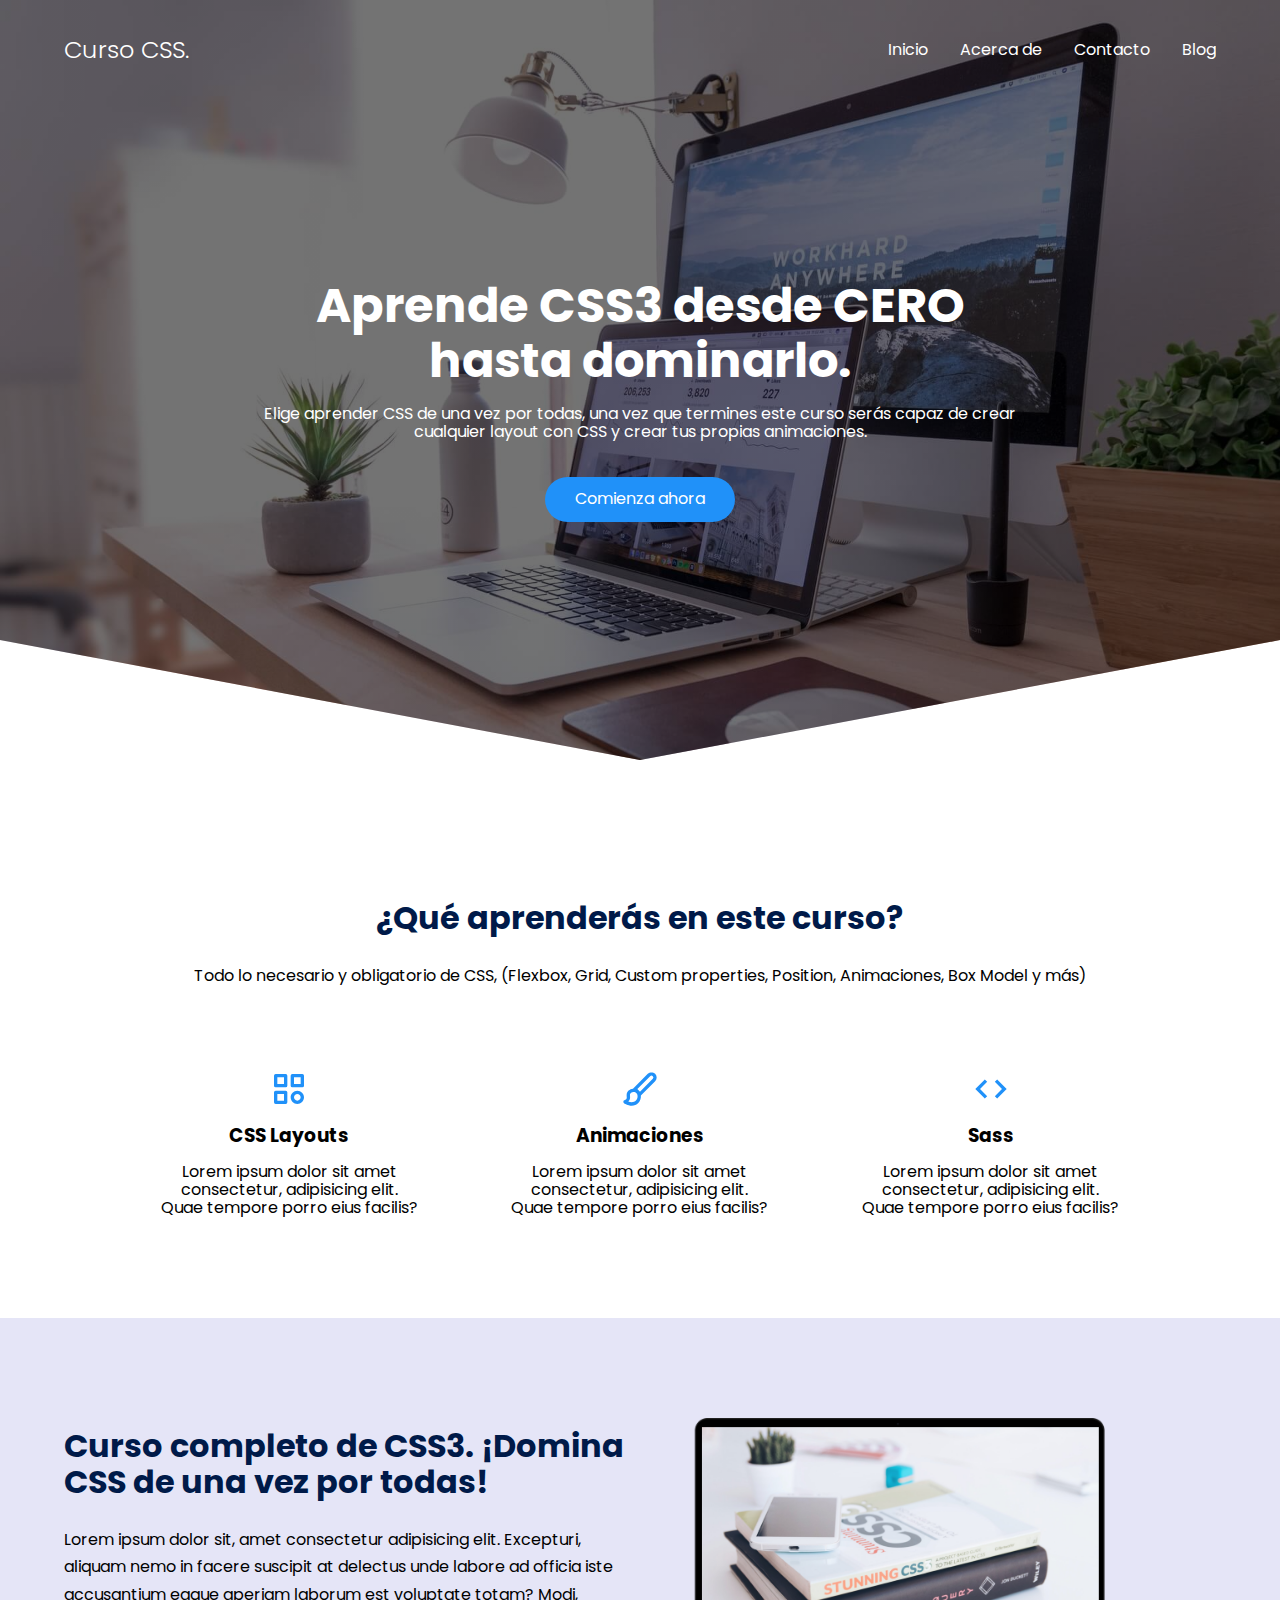
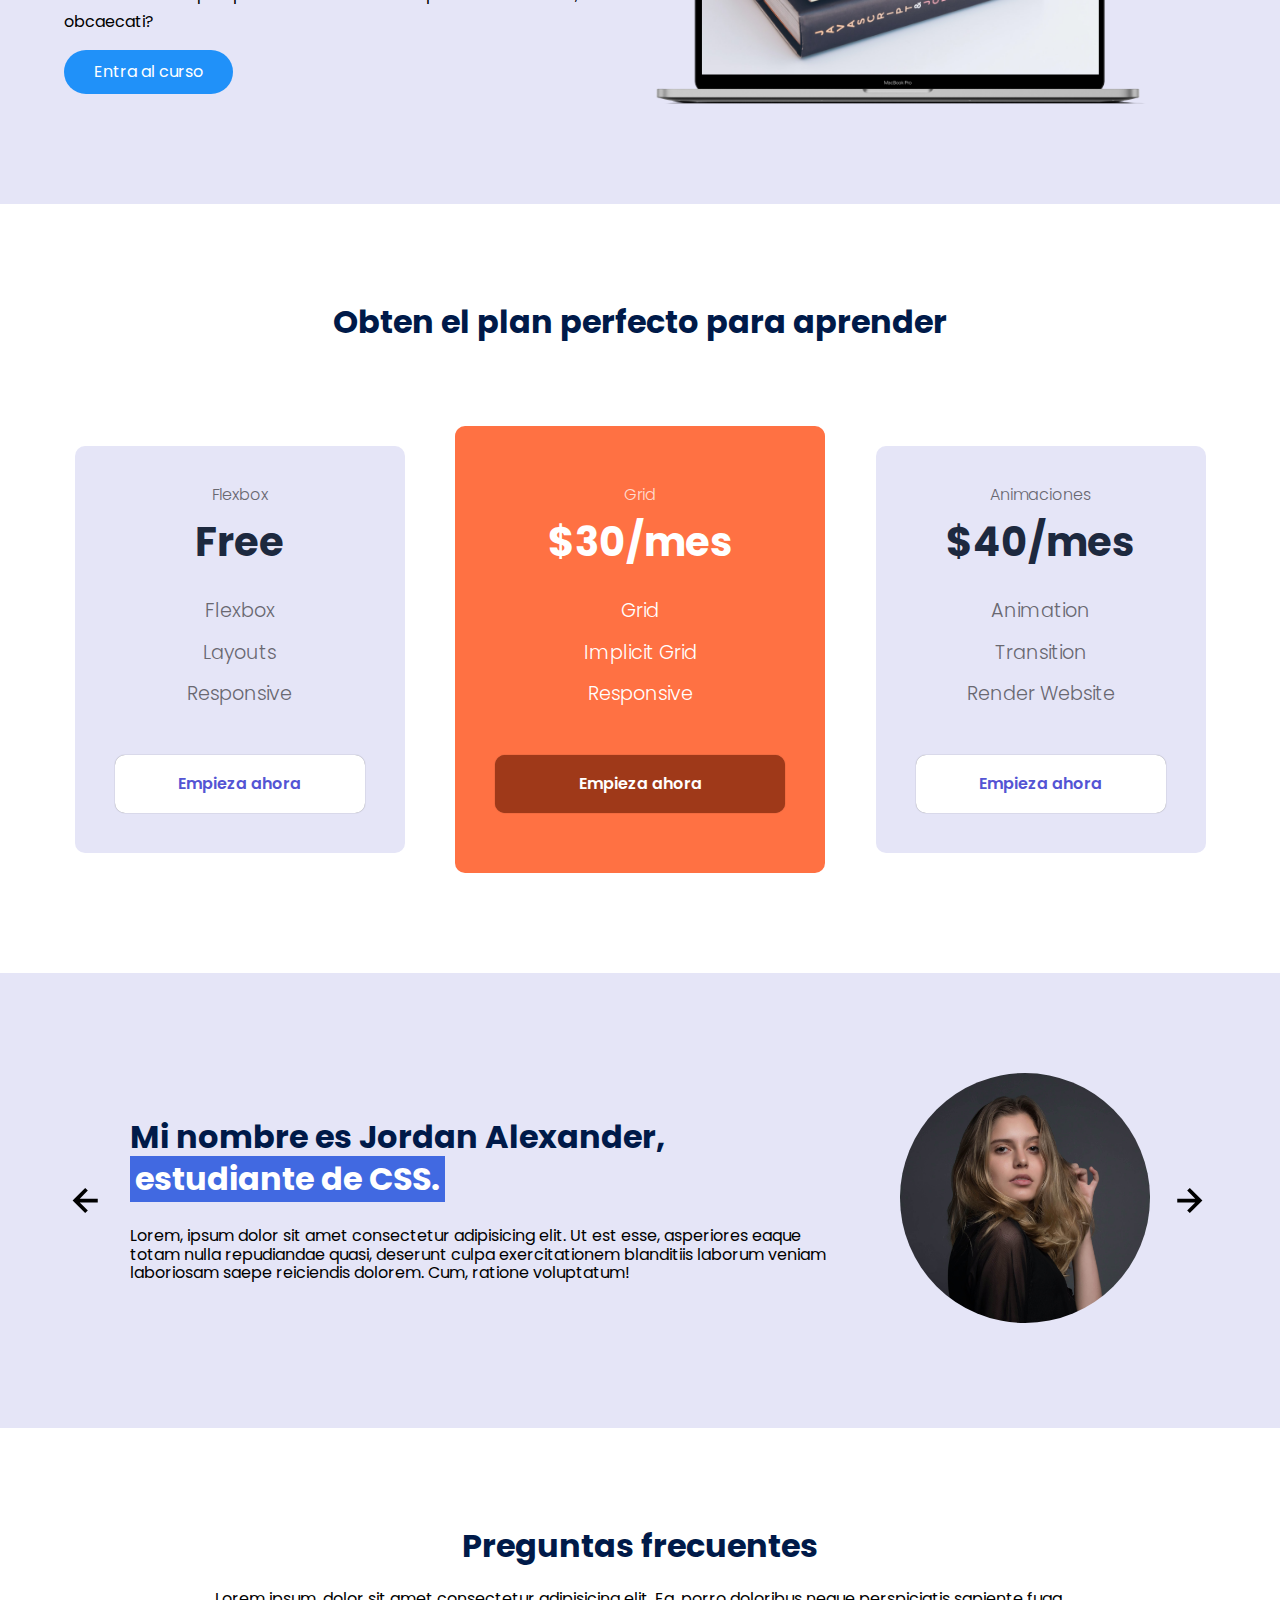
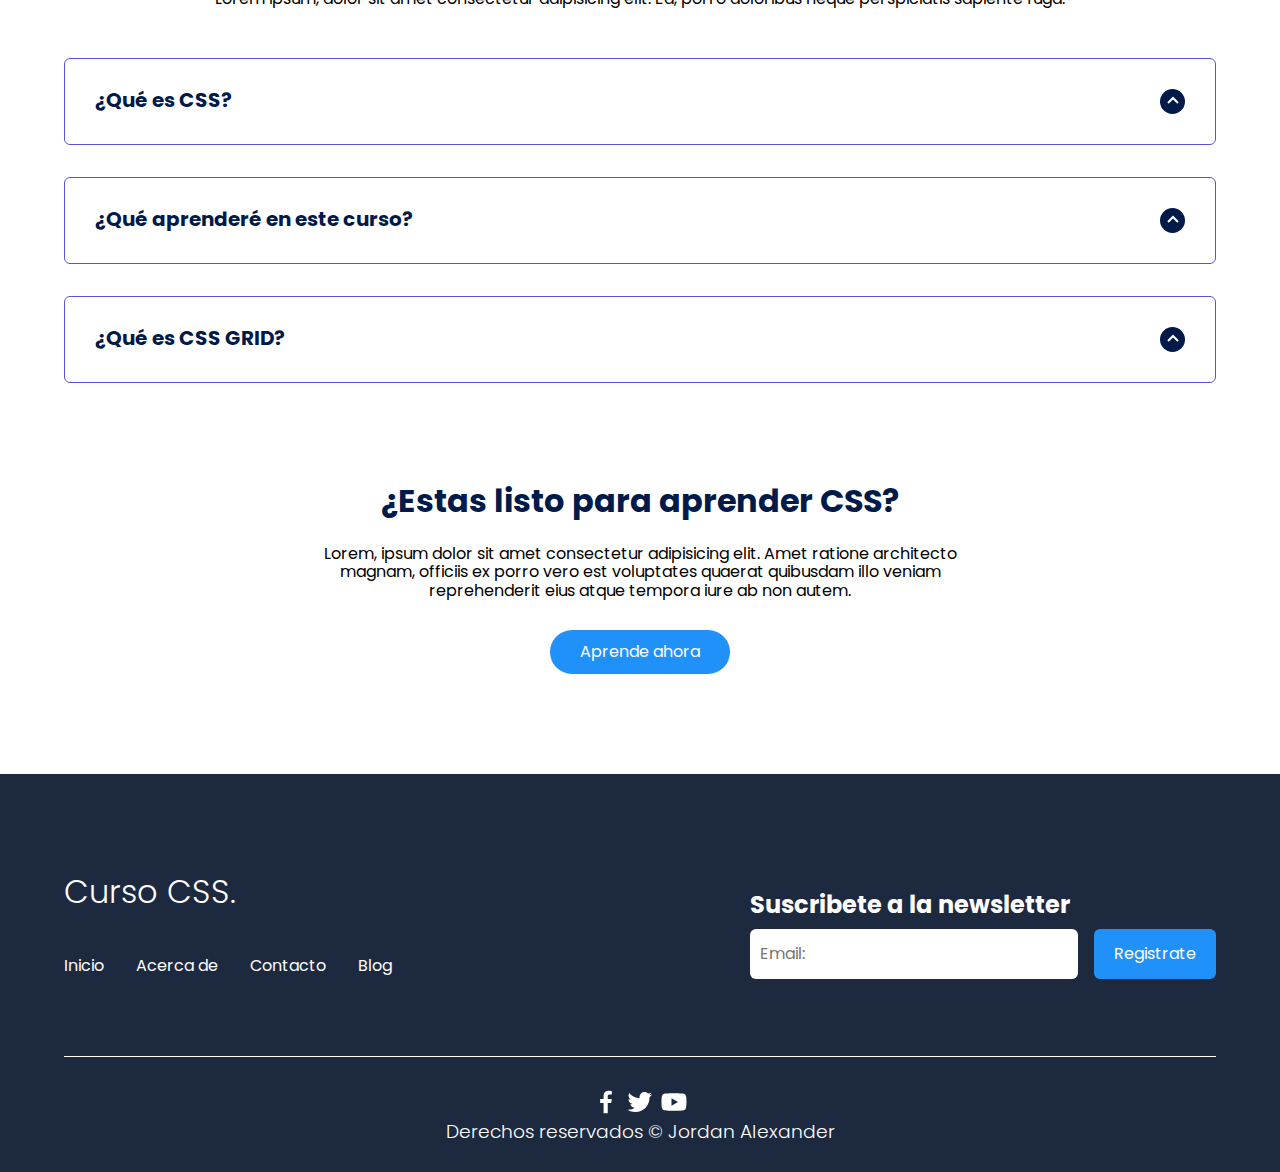
<file: index.html>
<!DOCTYPE html>
<html lang="es">

<head>
    <meta charset="UTF-8">
    <meta http-equiv="X-UA-Compatible" content="IE=edge">
    <meta name="viewport" content="width=device-width, initial-scale=1.0">
    <title>Curso CSS</title>
    <link rel="shortcut icon" href="./images/favicon.png" type="image/x-icon">
    <link rel="stylesheet" href="./css/normalize.css">
    <link rel="stylesheet" href="./css/estilos.css">

    <meta name="theme-color" content="#2091F9">

    <meta name="title" content="Aprende CSS desde cero">
    <meta name="description"
        content="Hola, soy una descripción que verás cuando busques algo de mi temática en Google.">


    <meta property="og:type" content="website">
    <meta property="og:url" content="https://aprendecss.com">
    <meta property="og:title" content="Aprende CSS desde cero">
    <meta property="og:description"
        content="Hola, soy una descripción que verás cuando busques algo de mi temática en Google.">
    <meta property="og:image" content="https://aprendecss.com/images/css.jpg">

    <meta property="twitter:card" content="summary_large_image">
    <meta property="twitter:url" content="https://aprendecss.com/">
    <meta property="twitter:title" content="Aprende CSS desde cero">
    <meta property="twitter:description"
        content="Hola, soy una descripción que verás cuando busques algo de mi temática en Google.">
    <meta property="twitter:image" content="https://aprendecss.com/images/css.jpg">
</head>

<body>

    <header class="hero">
        <nav class="nav container">
            <div class="nav__logo">
                <h2 class="nav__title">Curso CSS.</h2>
            </div>

            <ul class="nav__link nav__link--menu">
                <li class="nav__items">
                    <a href="#" class="nav__links">Inicio</a>
                </li>
                <li class="nav__items">
                    <a href="#" class="nav__links">Acerca de</a>
                </li>
                <li class="nav__items">
                    <a href="#" class="nav__links">Contacto</a>
                </li>
                <li class="nav__items">
                    <a href="#" class="nav__links">Blog</a>
                </li>

                <img src="./images/close.svg" class="nav__close">
            </ul>

            <div class="nav__menu">
                <img src="./images/menu.svg" class="nav__img">
            </div>
        </nav>

        <section class="hero__container container">
            <h1 class="hero__title">Aprende CSS3 desde CERO hasta dominarlo.</h1>
            <p class="hero__paragraph">Elige aprender CSS de una vez por todas, una vez que termines este curso serás
                capaz de crear cualquier layout con CSS y crear tus propias animaciones.</p>
            <a href="#" class="cta">Comienza ahora</a>
        </section>
    </header>

    <main>
        <section class="container about">
            <h2 class="subtitle">¿Qué aprenderás en este curso?</h2>
            <p class="about__paragraph">Todo lo necesario y obligatorio de CSS, (Flexbox, Grid, Custom properties,
                Position, Animaciones, Box Model y más)</p>

            <div class="about__main">
                <article class="about__icons">
                    <img src="./images/shapes.svg" class="about__icon">
                    <h3 class="about__title">CSS Layouts</h3>
                    <p class="about__paragrah">Lorem ipsum dolor sit amet consectetur, adipisicing elit. Quae tempore
                        porro eius facilis?</p>
                </article>

                <article class="about__icons">
                    <img src="./images/paint.svg" class="about__icon">
                    <h3 class="about__title">Animaciones</h3>
                    <p class="about__paragrah">Lorem ipsum dolor sit amet consectetur, adipisicing elit. Quae tempore
                        porro eius facilis?</p>
                </article>

                <article class="about__icons">
                    <img src="./images/code.svg" class="about__icon">
                    <h3 class="about__title">Sass</h3>
                    <p class="about__paragrah">Lorem ipsum dolor sit amet consectetur, adipisicing elit. Quae tempore
                        porro eius facilis?</p>
                </article>
            </div>
        </section>

        <section class="knowledge">
            <div class="knowledge__container container">
                <div class="knowledege__texts">
                    <h2 class="subtitle">Curso completo de CSS3. ¡Domina CSS de una vez por todas!</h2>
                    <p class="knowledge__paragraph">Lorem ipsum dolor sit, amet consectetur adipisicing elit. Excepturi,
                        aliquam nemo in facere suscipit at delectus unde labore ad officia iste accusantium eaque
                        aperiam laborum est voluptate totam? Modi, obcaecati?</p>
                    <a href="#" class="cta">Entra al curso</a>
                </div>

                <figure class="knowledge__picture">
                    <img src="./images/macbook.png" class="knowledge__img">
                </figure>
            </div>
        </section>

        <section class="price container">
            <h2 class="subtitle">Obten el plan perfecto para aprender</h2>

            <div class="price__table">
                <div class="price__element">
                    <p class="price__name">Flexbox</p>
                    <h3 class="price__price">Free</h3>

                    <div class="price__items">
                        <p class="price__features">Flexbox</p>
                        <p class="price__features">Layouts</p>
                        <p class="price__features">Responsive</p>
                    </div>

                    <a href="#" class="price__cta">Empieza ahora</a>
                </div>


                <div class="price__element price__element--best">
                    <p class="price__name">Grid</p>
                    <h3 class="price__price">$30/mes</h3>

                    <div class="price__items">
                        <p class="price__features">Grid</p>
                        <p class="price__features">Implicit Grid</p>
                        <p class="price__features">Responsive</p>
                    </div>

                    <a href="#" class="price__cta">Empieza ahora</a>
                </div>


                <div class="price__element">
                    <p class="price__name">Animaciones</p>
                    <h3 class="price__price">$40/mes</h3>

                    <div class="price__items">
                        <p class="price__features">Animation</p>
                        <p class="price__features">Transition</p>
                        <p class="price__features">Render Website</p>
                    </div>

                    <a href="#" class="price__cta">Empieza ahora</a>
                </div>


            </div>
        </section>

        <section class="testimony">
            <div class="testimony__container container">
                <img src="./images/leftarrow.svg" class="testimony__arrow" id="before">

                <section class="testimony__body testimony__body--show" data-id="1">
                    <div class="testimony__texts">
                        <h2 class="subtitle">Mi nombre es Jordan Alexander, <span class="testimony__course">estudiante
                                de CSS.</span></h2>
                        <p class="testimony__review">Lorem, ipsum dolor sit amet consectetur adipisicing elit. Ut est
                            esse, asperiores eaque totam nulla repudiandae quasi, deserunt culpa exercitationem
                            blanditiis laborum veniam laboriosam saepe reiciendis dolorem. Cum, ratione voluptatum!</p>
                    </div>

                    <figure class="testimony__picture">
                        <img src="./images/face.jpg" class="testimony__img">
                    </figure>
                </section>

                <section class="testimony__body" data-id="2">
                    <div class="testimony__texts">
                        <h2 class="subtitle">Mi nombre es Alejandra Perez, <span class="testimony__course">estudiante de
                                CSS.</span></h2>
                        <p class="testimony__review">Lorem, ipsum dolor sit amet consectetur adipisicing elit. Ut est
                            esse, asperiores eaque laborum veniam laboriosam saepe reiciendis dolorem. Cum, ratione
                            voluptatum!</p>
                    </div>

                    <figure class="testimony__picture">
                        <img src="./images/face2.jpg" class="testimony__img">
                    </figure>
                </section>

                <section class="testimony__body" data-id="3">
                    <div class="testimony__texts">
                        <h2 class="subtitle">Mi nombre es Karen Arteaga, <span class="testimony__course">estudiante de
                                CSS.</span></h2>
                        <p class="testimony__review">Lorem, ipsum dolor sit amet consectetur adipisicing elit. Ut est
                            esse, niam laboriosam saepe reiciendis dolorem. Cum, ratione voluptatum!</p>
                    </div>

                    <figure class="testimony__picture">
                        <img src="./images/face3.jpg" class="testimony__img">
                    </figure>
                </section>

                <section class="testimony__body" data-id="4">
                    <div class="testimony__texts">
                        <h2 class="subtitle">Mi nombre es Kevin Ramirez, <span class="testimony__course">estudiante de
                                CSS.</span></h2>
                        <p class="testimony__review">Lorem, ipsum dolor sit amet consectetur adipisicing elit. Ut est
                            esse, niam laboriosam saepe reiciendis dolorem. Cum, ratione voluptatum!</p>
                    </div>

                    <figure class="testimony__picture">
                        <img src="./images/face4.jpg" class="testimony__img">
                    </figure>
                </section>


                <img src="./images/rightarrow.svg" class="testimony__arrow" id="next">
            </div>
        </section>

        <section class="questions container">
            <h2 class="subtitle">Preguntas frecuentes</h2>
            <p class="questions__paragraph">Lorem ipsum, dolor sit amet consectetur adipisicing elit. Ea, porro
                doloribus neque perspiciatis sapiente fuga.</p>

            <section class="questions__container">
                <article class="questions__padding">
                    <div class="questions__answer">
                        <h3 class="questions__title">¿Qué es CSS?
                            <span class="questions__arrow">
                                <img src="./images/arrow.svg" class="questions__img">
                            </span>
                        </h3>

                        <p class="questions__show">Lorem ipsum, dolor sit amet consectetur adipisicing elit. Quos
                            facere, quidem eum id excepturi assumenda explicabo nam accusamus veritatis voluptates
                            eveniet adipisci, dicta nihil nemo modi possimus officiis quam atque? Lorem ipsum, dolor sit
                            amet consectetur adipisicing elit. Quos facere, quidem eum id excepturi assumenda explicabo
                            nam accusamus veritatis voluptates eveniet adipisci, dicta nihil nemo modi possimus officiis
                            quam atque?</p>
                    </div>
                </article>

                <article class="questions__padding">
                    <div class="questions__answer">
                        <h3 class="questions__title">¿Qué aprenderé en este curso?
                            <span class="questions__arrow">
                                <img src="./images/arrow.svg" class="questions__img">
                            </span>
                        </h3>

                        <p class="questions__show">Lorem ipsum, dolor sit amet consectetur adipisicing elit. Quos
                            facere, quidem eum id excepturi assumenda explicabo nam accusamus veritatis voluptates
                            eveniet adipisci, dicta nihil nemo modi possimus officiis quam atque? Lorem ipsum, dolor sit
                            amet consectetur adipisicing elit. Quos facere, quidem eum id excepturi assumenda explicabo
                            nam accusamus veritatis voluptates eveniet adipisci, dicta nihil nemo modi possimus officiis
                            quam atque?</p>
                    </div>
                </article>

                <article class="questions__padding">
                    <div class="questions__answer">
                        <h3 class="questions__title">¿Qué es CSS GRID?
                            <span class="questions__arrow">
                                <img src="./images/arrow.svg" class="questions__img">
                            </span>
                        </h3>

                        <p class="questions__show">Lorem ipsum, dolor sit amet consectetur adipisicing elit. Quos
                            facere, quidem eum id excepturi assumenda explicabo nam accusamus veritatis voluptates
                            eveniet adipisci, dicta nihil nemo modi possimus officiis quam atque? Lorem ipsum, dolor sit
                            amet consectetur adipisicing elit. Quos facere, quidem eum id excepturi assumenda explicabo
                            nam accusamus veritatis voluptates eveniet adipisci, dicta nihil nemo modi possimus officiis
                            quam atque?</p>
                    </div>
                </article>
            </section>

            <section class="questions__offer">
                <h2 class="subtitle">¿Estas listo para aprender CSS?</h2>
                <p class="questions__copy">Lorem, ipsum dolor sit amet consectetur adipisicing elit. Amet ratione
                    architecto magnam, officiis ex porro vero est voluptates quaerat quibusdam illo veniam reprehenderit
                    eius atque tempora iure ab non autem.</p>
                <a href="#" class="cta">Aprende ahora</a>
            </section>
        </section>
    </main>

    <footer class="footer">
        <section class="footer__container container">
            <nav class="nav nav--footer">
                <h2 class="footer__title">Curso CSS.</h2>

                <ul class="nav__link nav__link--footer">
                    <li class="nav__items">
                        <a href="#" class="nav__links">Inicio</a>
                    </li>
                    <li class="nav__items">
                        <a href="#" class="nav__links">Acerca de</a>
                    </li>
                    <li class="nav__items">
                        <a href="#" class="nav__links">Contacto</a>
                    </li>
                    <li class="nav__items">
                        <a href="#" class="nav__links">Blog</a>
                    </li>
                </ul>
            </nav>

            <form class="footer__form" action="https://formspree.io/f/mknkkrkj" method="POST">
                <h2 class="footer__newsletter">Suscribete a la newsletter</h2>
                <div class="footer__inputs">
                    <input type="email" placeholder="Email:" class="footer__input" name="_replyto">
                    <input type="submit" value="Registrate" class="footer__submit">
                </div>
            </form>
        </section>

        <section class="footer__copy container">
            <div class="footer__social">
                <a href="#" class="footer__icons"><img src="./images/facebook.svg" class="footer__img"></a>
                <a href="#" class="footer__icons"><img src="./images/twitter.svg" class="footer__img"></a>
                <a href="#" class="footer__icons"><img src="./images/youtube.svg" class="footer__img"></a>
            </div>

            <h3 class="footer__copyright">Derechos reservados &copy; Jordan Alexander</h3>
        </section>
    </footer>

    <script src="./js/slider.js"></script>
    <script src="./js/questions.js"></script>
    <script src="./js/menu.js"></script>
</body>

</html>
</file>
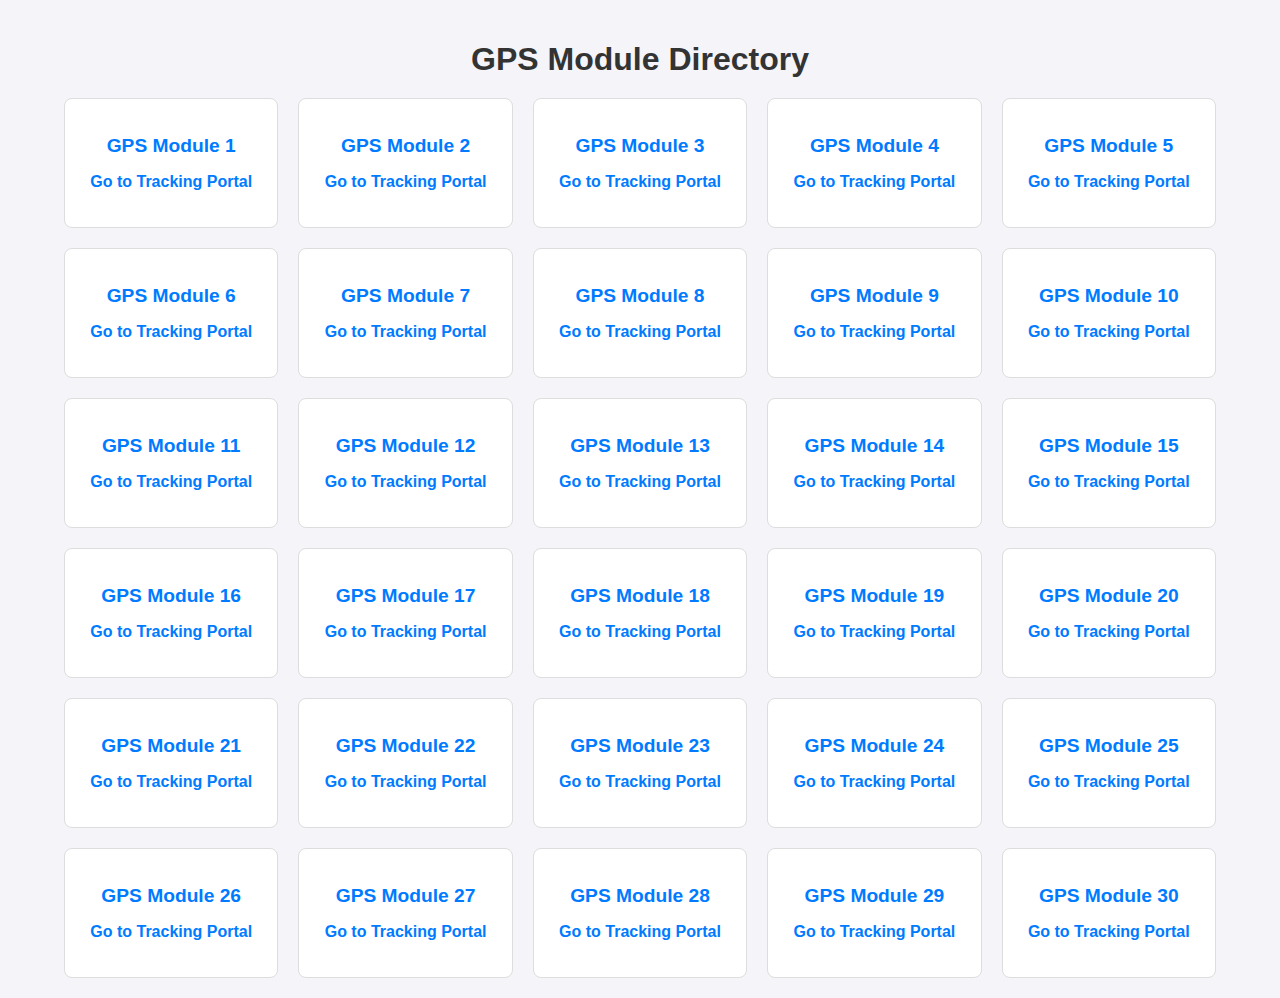
<file: gps_directory.html>
<!DOCTYPE html>
<html lang="en">
<head>
    <meta charset="UTF-8">
    <meta name="viewport" content="width=device-width, initial-scale=1.0">
    <title>GPS Module Directory</title>
    <style>
        body {
            font-family: Arial, sans-serif;
            margin: 0;
            padding: 0;
            background-color: #f4f4f9;
            display: flex;
            justify-content: center;
            align-items: center;
            min-height: 100vh;
        }
        .container {
            width: 90%;
            max-width: 1200px;
            margin: 20px auto;
        }
        h1 {
            text-align: center;
            color: #333;
            margin-bottom: 20px;
        }
        .grid {
            display: grid;
            grid-template-columns: repeat(auto-fill, minmax(200px, 1fr));
            gap: 20px;
        }
        .module {
            background-color: #fff;
            border: 1px solid #ddd;
            border-radius: 8px;
            padding: 20px;
            text-align: center;
            transition: transform 0.3s ease, box-shadow 0.3s ease;
        }
        .module:hover {
            transform: translateY(-5px);
            box-shadow: 0px 4px 15px rgba(0, 0, 0, 0.1);
        }
        .module h2 {
            color: #007bff;
            font-size: 1.2em;
            margin-bottom: 10px;
        }
        .module a {
            color: #007bff;
            text-decoration: none;
            font-weight: bold;
            transition: color 0.3s;
        }
        .module a:hover {
            color: #0056b3;
        }
    </style>
</head>
<body>
    <div class="container">
        <h1>GPS Module Directory</h1>
        <div class="grid">

            <div class="module">
                <h2>GPS Module 1</h2>
                <p><a href="https://gps-tracking-vendor.com/module1" target="_blank">Go to Tracking Portal</a></p>
            </div>
    
            <div class="module">
                <h2>GPS Module 2</h2>
                <p><a href="https://gps-tracking-vendor.com/module2" target="_blank">Go to Tracking Portal</a></p>
            </div>
    
            <div class="module">
                <h2>GPS Module 3</h2>
                <p><a href="https://gps-tracking-vendor.com/module3" target="_blank">Go to Tracking Portal</a></p>
            </div>
    
            <div class="module">
                <h2>GPS Module 4</h2>
                <p><a href="https://gps-tracking-vendor.com/module4" target="_blank">Go to Tracking Portal</a></p>
            </div>
    
            <div class="module">
                <h2>GPS Module 5</h2>
                <p><a href="https://gps-tracking-vendor.com/module5" target="_blank">Go to Tracking Portal</a></p>
            </div>
    
            <div class="module">
                <h2>GPS Module 6</h2>
                <p><a href="https://gps-tracking-vendor.com/module6" target="_blank">Go to Tracking Portal</a></p>
            </div>
    
            <div class="module">
                <h2>GPS Module 7</h2>
                <p><a href="https://gps-tracking-vendor.com/module7" target="_blank">Go to Tracking Portal</a></p>
            </div>
    
            <div class="module">
                <h2>GPS Module 8</h2>
                <p><a href="https://gps-tracking-vendor.com/module8" target="_blank">Go to Tracking Portal</a></p>
            </div>
    
            <div class="module">
                <h2>GPS Module 9</h2>
                <p><a href="https://gps-tracking-vendor.com/module9" target="_blank">Go to Tracking Portal</a></p>
            </div>
    
            <div class="module">
                <h2>GPS Module 10</h2>
                <p><a href="https://gps-tracking-vendor.com/module10" target="_blank">Go to Tracking Portal</a></p>
            </div>
    
            <div class="module">
                <h2>GPS Module 11</h2>
                <p><a href="https://gps-tracking-vendor.com/module11" target="_blank">Go to Tracking Portal</a></p>
            </div>
    
            <div class="module">
                <h2>GPS Module 12</h2>
                <p><a href="https://gps-tracking-vendor.com/module12" target="_blank">Go to Tracking Portal</a></p>
            </div>
    
            <div class="module">
                <h2>GPS Module 13</h2>
                <p><a href="https://gps-tracking-vendor.com/module13" target="_blank">Go to Tracking Portal</a></p>
            </div>
    
            <div class="module">
                <h2>GPS Module 14</h2>
                <p><a href="https://gps-tracking-vendor.com/module14" target="_blank">Go to Tracking Portal</a></p>
            </div>
    
            <div class="module">
                <h2>GPS Module 15</h2>
                <p><a href="https://gps-tracking-vendor.com/module15" target="_blank">Go to Tracking Portal</a></p>
            </div>
    
            <div class="module">
                <h2>GPS Module 16</h2>
                <p><a href="https://gps-tracking-vendor.com/module16" target="_blank">Go to Tracking Portal</a></p>
            </div>
    
            <div class="module">
                <h2>GPS Module 17</h2>
                <p><a href="https://gps-tracking-vendor.com/module17" target="_blank">Go to Tracking Portal</a></p>
            </div>
    
            <div class="module">
                <h2>GPS Module 18</h2>
                <p><a href="https://gps-tracking-vendor.com/module18" target="_blank">Go to Tracking Portal</a></p>
            </div>
    
            <div class="module">
                <h2>GPS Module 19</h2>
                <p><a href="https://gps-tracking-vendor.com/module19" target="_blank">Go to Tracking Portal</a></p>
            </div>
    
            <div class="module">
                <h2>GPS Module 20</h2>
                <p><a href="https://gps-tracking-vendor.com/module20" target="_blank">Go to Tracking Portal</a></p>
            </div>
    
            <div class="module">
                <h2>GPS Module 21</h2>
                <p><a href="https://gps-tracking-vendor.com/module21" target="_blank">Go to Tracking Portal</a></p>
            </div>
    
            <div class="module">
                <h2>GPS Module 22</h2>
                <p><a href="https://gps-tracking-vendor.com/module22" target="_blank">Go to Tracking Portal</a></p>
            </div>
    
            <div class="module">
                <h2>GPS Module 23</h2>
                <p><a href="https://gps-tracking-vendor.com/module23" target="_blank">Go to Tracking Portal</a></p>
            </div>
    
            <div class="module">
                <h2>GPS Module 24</h2>
                <p><a href="https://gps-tracking-vendor.com/module24" target="_blank">Go to Tracking Portal</a></p>
            </div>
    
            <div class="module">
                <h2>GPS Module 25</h2>
                <p><a href="https://gps-tracking-vendor.com/module25" target="_blank">Go to Tracking Portal</a></p>
            </div>
    
            <div class="module">
                <h2>GPS Module 26</h2>
                <p><a href="https://gps-tracking-vendor.com/module26" target="_blank">Go to Tracking Portal</a></p>
            </div>
    
            <div class="module">
                <h2>GPS Module 27</h2>
                <p><a href="https://gps-tracking-vendor.com/module27" target="_blank">Go to Tracking Portal</a></p>
            </div>
    
            <div class="module">
                <h2>GPS Module 28</h2>
                <p><a href="https://gps-tracking-vendor.com/module28" target="_blank">Go to Tracking Portal</a></p>
            </div>
    
            <div class="module">
                <h2>GPS Module 29</h2>
                <p><a href="https://gps-tracking-vendor.com/module29" target="_blank">Go to Tracking Portal</a></p>
            </div>
    
            <div class="module">
                <h2>GPS Module 30</h2>
                <p><a href="https://gps-tracking-vendor.com/module30" target="_blank">Go to Tracking Portal</a></p>
            </div>
    
        </div>
    </div>
</body>
</html>
</file>
<file: css/estilos.css>
@import url('https://fonts.googleapis.com/css2?family=Poppins:wght@300;400;600;700&display=swap');

:root {
    --padding-container: 100px 0;
    --color-title: #001A49;
}

body {
    font-family: 'Poppins', sans-serif;
}

.container {
    width: 90%;
    max-width: 1200px;
    margin: 0 auto;
    overflow: hidden;
    padding: var(--padding-container);
}

.hero {
    width: 100%;
    height: 100vh;
    min-height: 600px;
    max-height: 800px;
    position: relative;
    display: grid;
    grid-template-rows: 100px 1fr;
    color: #fff;
}

.hero::before {
    content: "";
    position: absolute;
    top: 0;
    left: 0;
    width: 100%;
    height: 100%;
    background-image: linear-gradient(180deg, #0000008c 0%, #0000008c 100%), url('../images/computer.jpg');
    background-size: cover;
    clip-path: polygon(0 0, 100% 0, 100% 80%, 50% 95%, 0 80%);
    z-index: -1;
}


/* Nav */

.nav {
    --padding-container: 0;
    height: 100%;
    display: flex;
    align-items: center;
}

.nav__title {
    font-weight: 300;
}

.nav__link {
    margin-left: auto;
    padding: 0;
    display: grid;
    grid-auto-flow: column;
    grid-auto-columns: max-content;
    gap: 2em;
}

.nav__items {
    list-style: none;
}

.nav__links {
    color: #fff;
    text-decoration: none;
}

.nav__menu {
    margin-left: auto;
    cursor: pointer;
    display: none;
}

.nav__img {
    display: block;
    width: 30px;
}


.nav__close {
    display: var(--show, none);
}


/* Hero container */

.hero__container {
    max-width: 800px;
    --padding-container: 0;
    display: grid;
    grid-auto-rows: max-content;
    align-content: center;
    gap: 1em;
    padding-bottom: 100px;
    text-align: center;
}

.hero__title {
    font-size: 3rem;
}

.hero__paragraph {
    margin-bottom: 20px;
}

.cta {
    display: inline-block;
    background-color: #2091F9;
    justify-self: center;
    color: #fff;
    text-decoration: none;
    padding: 13px 30px;
    border-radius: 32px;
}

/* About */

.about {
    text-align: center;
}

.subtitle {
    color: var(--color-title);
    font-size: 2rem;
    margin-bottom: 25px;
}


.about__paragraph {
    line-height: 1.7;
}

.about__main {
    padding-top: 80px;
    display: grid;
    width: 90%;
    margin: 0 auto;
    gap: 1em;
    overflow: hidden;
    grid-template-columns: repeat(auto-fit, minmax(260px, auto));
}


.about__icons {
    display: grid;
    gap: 1em;
    justify-items: center;
    width: 260px;
    overflow: hidden;
    margin: 0 auto;
}

.about__icon {
    width: 40px;
}

/* Knowledge */

.knowledge {
    background-color: #e5e5f7;
    background-image: radial-gradient(#444cf7 0.5px, transparent 0.5px), radial-gradient(#444cf7 0.5px, #e5e5f7 0.5px);
    background-size: 20px 20px;
    background-position: 0 0, 10px 10px;
    overflow: hidden;
}

.knowledge__container{
    display: grid;
    grid-template-columns: 1fr 1fr;
    gap: 1em;
    align-items: center;
}

.knowledge__picture{
    max-width: 500px;
}

.knowledge__paragraph{
    line-height: 1.7;
    margin-bottom: 15px;
}

.knowledge__img{
    width: 100%;
    display: block;
}

/* price */

.price{
    text-align: center;
}

.price__table{
    padding-top: 60px;
    display: flex;
    flex-wrap: wrap;
    gap: 2.5em;
    justify-content: space-evenly;
    align-items: center;
}

.price__element{
    background-color: #e5e5f7;
    text-align: center;
    border-radius: 10px;
    width: 330px;
    padding: 40px;
    --color-plan: #696871;
    --color-price: #1D293F;
    --bg-cta: #fff;
    --color-cta: #5454D4;
    --color-items: #696871;
}

.price__element--best{
    width: 370px;
    padding: 60px 40px;
    background-color: #FF7143;
    --color-plan: rgb(255 255 255 / 75%);
    --color-price: #fff;
    --bg-cta: #9F3919;
    --color-cta: #FFF;
    --color-items: #fff;
}


.price__name{
    color: var(--color-plan);
    margin-bottom: 15px;
    font-weight: 300;
}

.price__price{
    font-size: 2.5rem;
    color: var(--color-price);
}

.price__items{
    margin-top: 35px;
    display: grid;
    gap: 1em;
    font-weight: 300;
    font-size: 1.2rem;
    margin-bottom: 50px;
    color: var(--color-items);
}

.price__cta{
    display: block;
    padding: 20px 0;
    border-radius: 10px;
    text-decoration: none;
    background-color: var(--bg-cta);
    font-weight: 600;
    color: var(--color-cta);
    box-shadow: 0 0 1px rgba(0, 0, 0, .5);
}

/* Testimony */

.testimony{
    background-color: #e5e5f7;
}

.testimony__container{
    display: grid;
    grid-template-columns: 50px 1fr 50px;
    gap: 1em;
    align-items: center;
}

.testimony__body{
    display: grid;
    grid-template-columns: 1fr max-content;
    justify-content: space-between;
    align-items: center;
    gap: 2em;
    grid-column: 2/3;
    grid-row: 1/2;
    opacity: 0;
    pointer-events: none;
}


.testimony__body--show{
    pointer-events: unset;
    opacity: 1;
    transition: opacity 1.5s ease-in-out;
}

.testimony__img{
    width: 250px;
    height: 250px;
    border-radius: 50%;
    object-fit: cover;
    object-position: 50% 30%;
}

.testimony__texts{
    max-width: 700px;
}

.testimony__course{
    background-color: royalblue;
    color: #fff;
    display: inline-block;
    padding: 5px;
}

.testimony__arrow{
    width: 90%;
    cursor: pointer;
}

/* Questions */

.questions{
    text-align: center;
}

.questions__container{
    display: grid;
    gap: 2em;
    padding-top: 50px;
    padding-bottom: 100px;
}

.questions__padding{
    padding: 0;
    transition: padding .3s;
    border: 1px solid #5454D4;
    border-radius: 6px;
}

.questions__padding--add{
    padding-bottom: 30px;
}

.questions__answer{
    padding: 0 30px 0;
    overflow: hidden;
}

.questions__title{
    text-align: left;
    display: flex;
    font-size: 20px;
    padding: 30px 0 30px;
    cursor: pointer;
    color: var(--color-title);
    justify-content: space-between;
}

.questions__arrow{
    border-radius: 50%;
    background-color: var(--color-title);
    width: 25px;
    height: 25px;
    display: flex;
    justify-content: center;
    align-items: center;
    align-self: flex-end;
    margin-left: 10px;
    transition:  transform .3s;
}

.questions__arrow--rotate{
    transform: rotate(180deg);
}

.questions__show{
    text-align: left;
    height: 0;
    transition: height .3s;
}

.questions__img{
    display: block;
}

.questions__copy{
    width: 60%;
    margin: 0 auto;
    margin-bottom: 30px;
}

/* Footer */

.footer{
    background-color: #1D293F;
}

.footer__title{
    font-weight: 300;
    font-size: 2rem;
    margin-bottom: 30px;
}

.footer__title, .footer__newsletter{
    color: #fff;
}


.footer__container{
    display: flex;
    justify-content: space-between;
    align-items: center;
    border-bottom: 1px solid #fff;
    padding-bottom: 60px;
}

.nav--footer{
    padding-bottom: 20px;
    display: grid;
    gap: 1em;
    grid-auto-flow: row;
    height: 100%;
}

.nav__link--footer{
    display: flex;
    margin: 0;
    margin-right: 20px;
    flex-wrap: wrap;
}

.footer__inputs{
    margin-top: 10px;
    display: flex;
    overflow: hidden;
}

.footer__input{
    background-color: #fff;
    height: 50px;
    display: block;
    padding-left: 10px;
    border-radius: 6px;
    font-size: 1rem;
    outline: none;
    border: none;
    margin-right: 16px;
}

.footer__submit{
    margin-left: auto;
    display: inline-block;
    height: 50px;
    padding: 0 20px ;
    background-color: #2091F9;
    border: none;
    font-size: 1rem;
    color: #fff;
    border-radius: 6px;
    cursor: pointer;
}

.footer__copy{
    --padding-container: 30px 0;
    text-align: center;
    color: #fff;
}

.footer__copyright{
    font-weight: 300;
}

.footer__icons{
    margin-bottom: 10px;
}

.footer__img{
    width: 30px;
}

/* Media queries */

@media (max-width:800px){
    .nav__menu{
        display: block;
    }

    .nav__link--menu{
        position: fixed;
        background-color: #000;
        top: 0;
        left: 0;
        height: 100%;
        width: 100%;
        display: flex;
        flex-direction: column;
        justify-content: space-evenly;
        align-items: center;
        z-index: 100;
        opacity: 0;
        pointer-events: none;
        transition: .7s opacity;
    }

    .nav__link--show{
        --show: block;
        opacity:1 ;
        pointer-events: unset;
    }

    .nav__close{
        position: absolute;
        top: 30px;
        right: 30px;
        width: 30px;
        cursor: pointer;
    }

    .hero__title{
        font-size: 2.5rem;
    }


    .about__main{
        gap: 2em;
    }

    .about__icons:last-of-type{
        grid-column: 1/-1;
    }


    .knowledge__container{
        grid-template-columns: 1fr;
        grid-template-rows: max-content 1fr;
        gap: 3em;
        text-align: center;
    }

    .knowledge__picture{
        grid-row: 1/2;
        justify-self: center;
    }

    .testimony__container{
        grid-template-columns: 30px 1fr 30px;
    }

    .testimony__body{
        grid-template-columns: 1fr;
        grid-template-rows: max-content max-content;
        gap: 3em;
        justify-items:center ;
    }


    .testimony__img{
        width: 200px;
        height: 200px;
        
    }

    .questions__copy{
        width: 100%;
    }

    .footer__container{
        flex-wrap: wrap;
    }

    .nav--footer{
        width: 100%;
        justify-items: center;
    }

    .nav__link--footer{
        width: 100%;
        justify-content: space-evenly;
        margin: 0;
    }

    .footer__form{
        width: 100%;
        justify-content: space-evenly;
    }

    .footer__input{
        flex: 1;
    }

}

@media (max-width:600px){
    .hero__title{
        font-size: 2rem;
    }

    .hero__paragraph{
        font-size: 1rem;
    }

    .subtitle{
        font-size: 1.8rem;
    }

    .price__element{
        width: 90%;
    }

    .price__element--best{
        width: 90%;
        /* padding: 40px; */
    }

    .price__price{
        font-size: 2rem;
    }

    .testimony{
        --padding-container: 60px 0;
    }

    .testimony__container{
        grid-template-columns: 28px 1fr 28px;
        gap: .9em;
    }

    .testimony__arrow{
        width: 100%;
    }

    .testimony__course{
        margin-top: 15px;
    }

    .questions__title{
        font-size: 1rem;
    }

    .footer__title{
        justify-self: start;
        margin-bottom: 15px;
    }

    .nav--footer{
        padding-bottom: 60px;
    }

    .nav__link--footer{
        justify-content: space-between;
    }

    .footer__inputs{
        flex-wrap: wrap;
    }

    .footer__input{
        flex-basis: 100%;
        margin: 0;
        margin-bottom: 16px;
    }

    .footer__submit{
        margin-right: auto;
        margin-left: 0;
        

        /* 
        margin:0;
        width: 100%;
        */
    }
}
</file>
